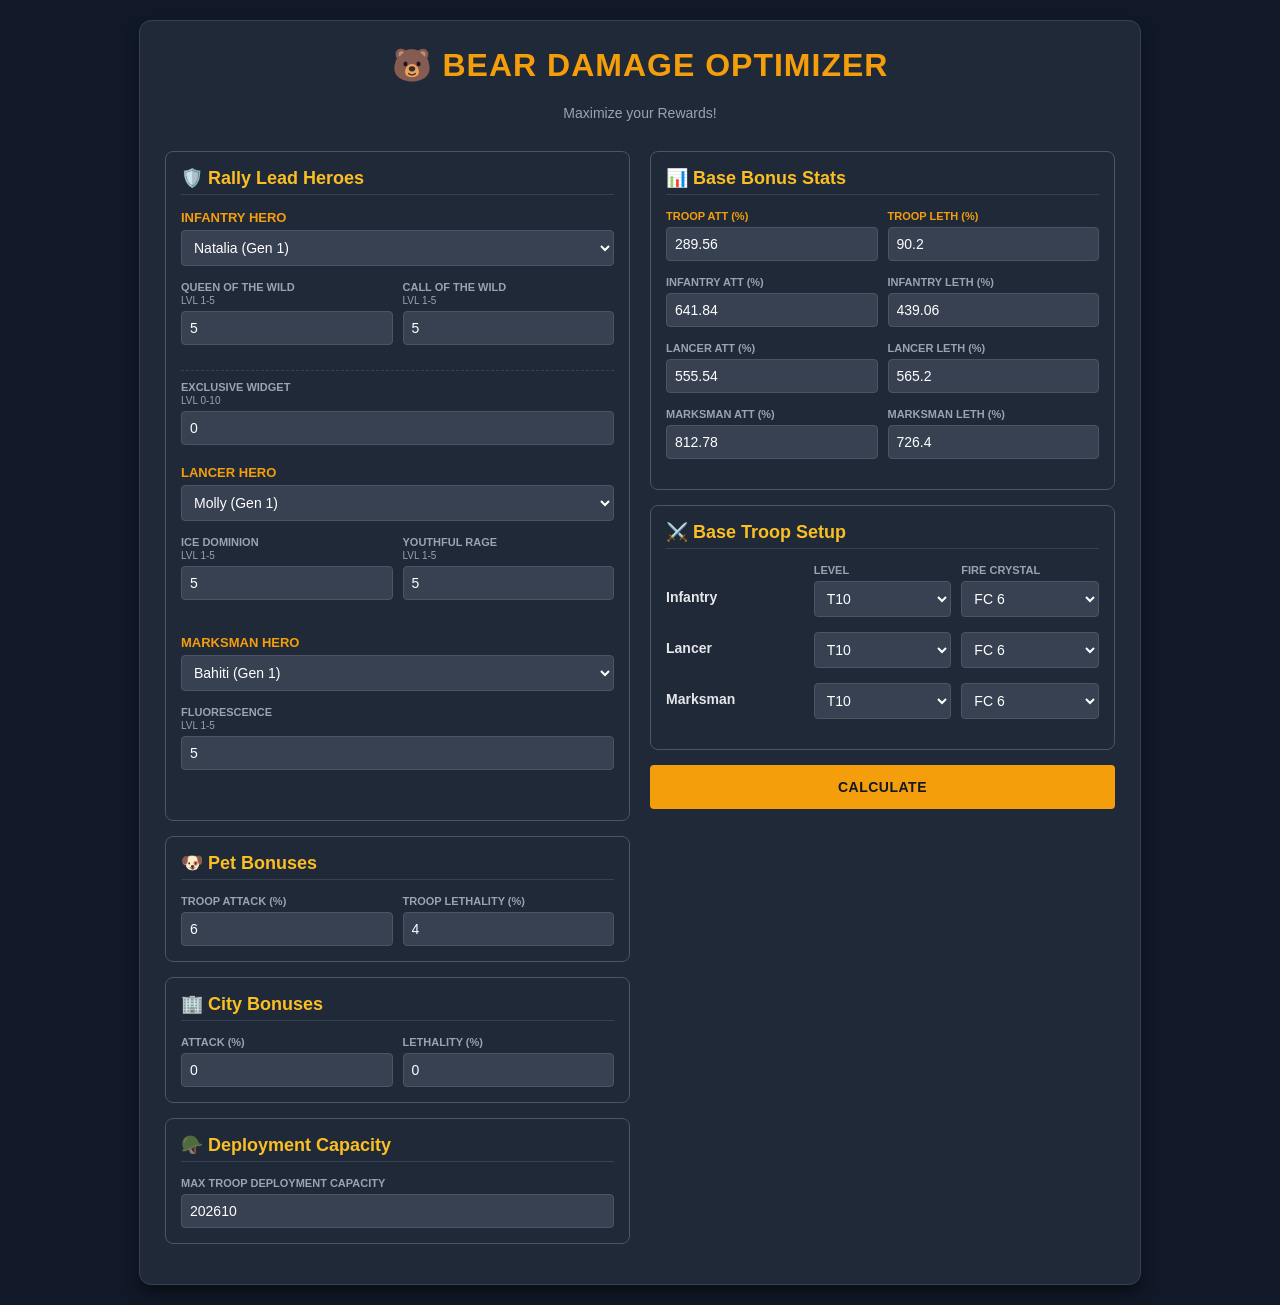
<file: index.html>
<!DOCTYPE html>
<html lang="en">
<head>
    <meta charset="UTF-8">
    <meta name="viewport" content="width=device-width, initial-scale=1.0">
    <title>Whiteout Survival: Bear Hunt Calculator</title>
    <link rel="stylesheet" href="style.css">
</head>

<body>
<div class="container">
    <h1>🐻 Bear Damage Optimizer</h1>
    <p class="subtitle">Maximize your Rewards!</p>

    <!-- Unified Form Element wraps your calculation tracks entirely -->
    <form id="calcForm" onsubmit="event.preventDefault(); calculateStats();">
        <div class="grid">
            
            <!-- LEFT COLUMN: INPUT MANAGERS -->
            <div>
                <div class="card form-group">
                    <h2>🛡️ Rally Lead Heroes</h2>
                    
                    <div class="form-group" style="margin-bottom: 20px;">
                        <label style="color:#f59e0b; font-size:13px;">Infantry Hero</label>
                        <select id="infHeroSelect" class="form-group"></select>
                        <div id="infSkillsContainer" class="inline-grid"></div>
                        <div id="infWidgetContainer" style="margin-top: 10px;"></div>
                    </div>

                    <div class="form-group" style="margin-bottom: 20px;">
                        <label style="color:#f59e0b; font-size:13px;">Lancer Hero</label>
                        <select id="lanHeroSelect" class="form-group"></select>
                        <div id="lanSkillsContainer" class="inline-grid"></div>
                        <div id="lanWidgetContainer" style="margin-top: 10px;"></div>
                    </div>

                    <div class="form-group" style="margin-bottom: 20px;">
                        <label style="color:#f59e0b; font-size:13px;">Marksman Hero</label>
                        <select id="mmHeroSelect" class="form-group"></select>
                        <div id="mmSkillsContainer" class="inline-grid"></div>
                        <div id="mmWidgetContainer" style="margin-top: 10px;"></div>
                    </div>
                </div>

                <div class="card form-group">
                    <h2>🐶 Pet Bonuses</h2>
                    <div class="inline-grid">
                        <div>
                            <label>Troop Attack (%)</label>
                            <input type="number" id="petAtt" value="6">
                        </div>
                        <div>
                            <label>Troop Lethality (%)</label>
                            <input type="number" id="petLeth" value="4">
                        </div>
                    </div>
                </div>

                <div class="card form-group">
                    <h2>🏢 City Bonuses</h2>
                    <div class="inline-grid">
                        <div>
                            <label>Attack (%)</label>
                            <input type="number" id="cityAtt" value="0">
                        </div>
                        <div>
                            <label>Lethality (%)</label>
                            <input type="number" id="cityLeth" value="0">
                        </div>
                    </div>
                </div>

                <div class="card form-group">
                    <h2>🪖 Deployment Capacity </h2>
                    <div>
                        <label>Max Troop Deployment Capacity</label>
                        <input type="number" id="SMax" value="202610">
                    </div>
                </div>
            </div>

            <!-- RIGHT COLUMN: PROFILE STATS, TROOP SELECTIONS, AND OUTPUT PANEL -->
            <div>
                <div class="card form-group">
                    <h2>📊 Base Bonus Stats </h2>
                    <div class="inline-grid form-group">
                        <div>
                            <label style="color:#f59e0b">Troop Att (%)</label>
                            <input type="number" id="bonusTroopAtt" value="289.56">
                        </div>
                        <div>
                            <label style="color:#f59e0b">Troop Leth (%)</label>
                            <input type="number" id="bonusTroopLeth" value="90.2">
                        </div>
                    </div>
                    <div class="inline-grid form-group">
                        <div>
                            <label>Infantry Att (%)</label>
                            <input type="number" id="bonusInfAtt" value="641.84">
                        </div>
                        <div>
                            <label>Infantry Leth (%)</label>
                            <input type="number" id="bonusInfLeth" value="439.06">
                        </div>
                    </div>
                    <div class="inline-grid form-group">
                        <div>
                            <label>Lancer Att (%)</label>
                            <input type="number" id="bonusLanAtt" value="555.54">
                        </div>
                        <div>
                            <label>Lancer Leth (%)</label>
                            <input type="number" id="bonusLanLeth" value="565.2">
                        </div>
                    </div>
                    <div class="inline-grid form-group">
                        <div>
                            <label>Marksman Att (%)</label>
                            <input type="number" id="bonusMmAtt" value="812.78">
                        </div>
                        <div>
                            <label>Marksman Leth (%)</label>
                            <input type="number" id="bonusMmLeth" value="726.4">
                        </div>
                    </div>
                </div>

                <div class="card">
                    <h2>⚔️ Base Troop Setup</h2>
                    
                    <!-- Headers row -->
                    <div class="table-grid" style="margin-bottom: 5px;">
                        <div></div>
                        <span style="font-size:11px; color:#9ca3af; font-weight:bold; text-transform:uppercase;">Level</span>
                        <span style="font-size:11px; color:#9ca3af; font-weight:bold; text-transform:uppercase;">Fire Crystal</span>
                    </div>

                    <!-- Infantry Row: 3 distinct elements -->
                    <div class="table-grid form-group">
                        <label>Infantry</label>
                        <select id="lvl-infantry"></select>
                        <select id="fc-infantry"></select>
                    </div>

                    <!-- Lancer Row -->
                    <div class="table-grid form-group">
                        <label>Lancer</label>
                        <select id="lvl-lancer"></select>
                        <select id="fc-lancer"></select>
                    </div>

                    <!-- Marksman Row -->
                    <div class="table-grid form-group">
                        <label>Marksman</label>
                        <select id="lvl-marksman"></select>
                        <select id="fc-marksman"></select>
                    </div>
                </div>

                <button type="submit" style="margin-bottom: 20px; width: 100%;">Calculate</button>

                <div id="resultsSection" class="results-box hidden">
                    <h2>📊 Results </h2>
                    <table class="stat-table">
                        <thead>
                            <tr>
                               <th>Troop Type</th>
                               <th style="text-align:center">Battle Report Numbers</th>
                               <th style="text-align:center">Optimal Troop Count</th>
                            </tr>
                        </thead>
                        <tbody>
                            <tr>
                                <td>🛡️ Infantry</td>
                                <td id="resInfMod" style="text-align:center; color:#9ca3af;">-</td>
                                <td id="opInf" style="text-align:center; font-weight:bold; color:#10b981;">-</td>
                            </tr>
                            <tr>
                                <td>🐎 Lancer</td>
                                <td id="resLanMod" style="text-align:center; color:#9ca3af;">-</td>
                                <td id="opLan" style="text-align:center; font-weight:bold; color:#10b981;">-</td>
                            </tr>
                            <tr>
                                <td>🏹 Marksman</td>
                                <td id="resMmMod" style="text-align:center; color:#9ca3af;">-</td>
                                <td id="opMm" style="text-align:center; font-weight:bold; color:#10b981;">-</td>
                            </tr>
                        </tbody>
                    </table>
                </div>
            </div> <!-- End Right Column -->

        </div> <!-- End Grid Wrapper -->
    </form>
</div>

    <script src="app.js"></script>
</body>
</html>
</file>
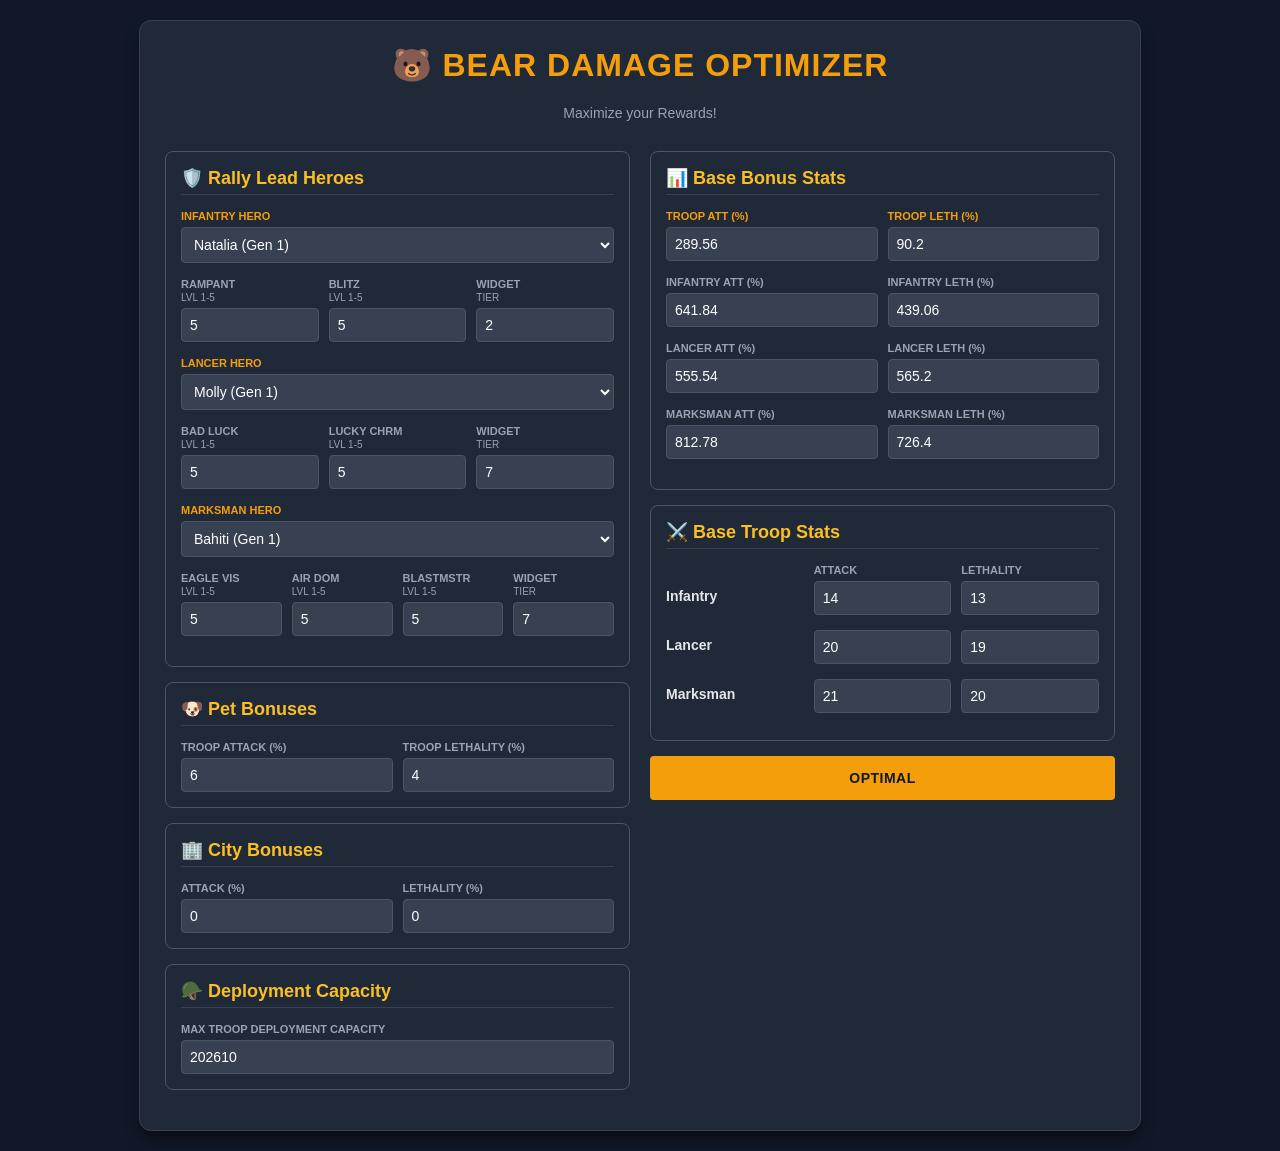
<file: bear2.html>
<!DOCTYPE html>
<html lang="en">
<head>
    <meta charset="UTF-8">
    <meta name="viewport" content="width=device-width, initial-scale=1.0">
    <title>Whiteout Survival: Bear Hunt Calculator</title>
    <link rel="stylesheet" href="style.css">
</head>

<body>
<div class="container">
    <h1>🐻 Bear Damage Optimizer</h1>
    <p class="subtitle">Maximize your Rewards!</p>

    <form id="calcForm" onsubmit="event.preventDefault(); calculateStats();">
        <div class="grid">
            
            <!-- LEFT COLUMN -->
            <div>
                <div class="card form-group">
                    <h2>🛡️ Rally Lead Heroes</h2>
                    
                    <!-- Infantry Hero Dropdown -->
                    <div class="form-group">
                        <label style="color:#f59e0b">Infantry Hero</label>
                        <select id="infHeroSelect">
                            <option value="hector">Hector</option>
                        </select>
                    </div>
                    <div class="inline-grid form-group">
                        <div>
                            <label>Rampant <span class="helper-text">Lvl 1-5</span></label>
                            <input type="number" id="heroInf1" value="5" min="1" max="5">
                        </div>
                        <div>
                            <label>Blitz <span class="helper-text">Lvl 1-5</span></label>
                            <input type="number" id="heroInf2" value="5" min="1" max="5">
                        </div>
                        <div>
                            <label>Widget <span class="helper-text">Tier</span></label>
                            <input type="number" id="infWidget" value="2" min="0" max="10">
                        </div>
                    </div>

                    <!-- Lancer Hero Dropdown -->
                    <div class="form-group">
                        <label style="color:#f59e0b">Lancer Hero</label>
                        <select id="lanHeroSelect">
                            <option value="mia">Mia</option>
                        </select>
                    </div>
                    <div class="inline-grid form-group">
                        <div>
                            <label>Bad Luck <span class="helper-text">Lvl 1-5</span></label>
                            <input type="number" id="heroLan1" value="5" min="1" max="5">
                        </div>
                        <div>
                            <label>Lucky Chrm <span class="helper-text">Lvl 1-5</span></label>
                            <input type="number" id="heroLan2" value="5" min="1" max="5">
                        </div>
                        <div>
                            <label>Widget <span class="helper-text">Tier</span></label>
                            <input type="number" id="lanWidget" value="7" min="0" max="10">
                        </div>
                    </div>

                    <!-- Marksman Hero Dropdown -->
                    <div class="form-group">
                        <label style="color:#f59e0b">Marksman Hero</label>
                        <select id="mmHeroSelect">
                            <option value="gwen">Gwen</option>
                        </select>
                    </div>
                    <div class="inline-grid form-group">
                        <div>
                            <label>Eagle Vis <span class="helper-text">Lvl 1-5</span></label>
                            <input type="number" id="heroMM1" value="5" min="1" max="5">
                        </div>
                        <div>
                            <label>Air Dom <span class="helper-text">Lvl 1-5</span></label>
                            <input type="number" id="heroMM2" value="5" min="1" max="5">
                        </div>
                         <div>
                            <label>Blastmstr <span class="helper-text">Lvl 1-5</span></label>
                            <input type="number" id="heroMM3" value="5" min="1" max="5">
                        </div>
                        <div>
                            <label>Widget <span class="helper-text">Tier</span></label>
                            <input type="number" id="MMWidget" value="7" min="0" max="10">
                        </div>
                    </div>
                </div>

                <!-- Pet Bonuses -->
                <div class="card form-group">
                    <h2>🐶 Pet Bonuses</h2>
                    <div class="inline-grid">
                        <div>
                            <label>Troop Attack (%)</label>
                            <input type="number" id="petAtt" value="6">
                        </div>
                        <div>
                            <label>Troop Lethality (%)</label>
                            <input type="number" id="petLeth" value="4">
                        </div>
                    </div>
                </div>

                <!-- City Bonuses -->
                <div class="card form-group">
                    <h2>🏢 City Bonuses</h2>
                    <div class="inline-grid">
                        <div>
                            <label>Attack (%)</label>
                            <input type="number" id="cityAtt" value="0">
                        </div>
                        <div>
                            <label>Lethality (%)</label>
                            <input type="number" id="cityLeth" value="0">
                        </div>
                    </div>
                </div>

                <!-- Capacity Selection -->
                <div class="card form-group">
                    <h2>🪖 Deployment Capacity </h2>
                    <div>
                        <label>Max Troop Deployment Capacity</label>
                        <input type="number" id="SMax" value="202610">
                    </div>
                </div>
            </div>

            <!-- RIGHT COLUMN -->
            <div>
                <!-- Account Base Multipliers -->
                <div class="card form-group">
                    <h2>📊 Base Bonus Stats </h2>
                    <div class="inline-grid form-group">
                        <div>
                            <label style="color:#f59e0b">Troop Att (%)</label>
                            <input type="number" id="bonusTroopAtt" value="289.56">
                        </div>
                        <div>
                            <label style="color:#f59e0b">Troop Leth (%)</label>
                            <input type="number" id="bonusTroopLeth" value="90.2">
                        </div>
                    </div>
                    <div class="inline-grid form-group">
                        <div>
                            <label>Infantry Att (%)</label>
                            <input type="number" id="bonusInfAtt" value="641.84">
                        </div>
                        <div>
                            <label>Infantry Leth (%)</label>
                            <input type="number" id="bonusInfLeth" value="439.06">
                        </div>
                    </div>
                    <div class="inline-grid form-group">
                        <div>
                            <label>Lancer Att (%)</label>
                            <input type="number" id="bonusLanAtt" value="555.54">
                        </div>
                        <div>
                            <label>Lancer Leth (%)</label>
                            <input type="number" id="bonusLanLeth" value="565.2">
                        </div>
                    </div>
                    <div class="inline-grid form-group">
                        <div>
                            <label>Marksman Att (%)</label>
                            <input type="number" id="bonusMmAtt" value="812.78">
                        </div>
                        <div>
                            <label>Marksman Leth (%)</label>
                            <input type="number" id="bonusMmLeth" value="726.4">
                        </div>
                    </div>
                </div>

                <!-- Base Raw Stats Module -->
                <div class="card">
                    <h2>⚔️ Base Troop Stats</h2>
                    <div class="table-grid" style="margin-bottom: 5px;">
                        <div></div>
                        <span style="font-size:11px; color:#9ca3af; font-weight:bold;">ATTACK</span>
                        <span style="font-size:11px; color:#9ca3af; font-weight:bold;">LETHALITY</span>
                    </div>
                    <div class="table-grid form-group">
                        <label>Infantry</label>
                        <input type="number" id="baseInfAtt" value="14">
                        <input type="number" id="baseInfLeth" value="13">
                    </div>
                    <div class="table-grid form-group">
                        <label>Lancer</label>
                        <input type="number" id="baseLanAtt" value="20">
                        <input type="number" id="baseLanLeth" value="19">
                    </div>
                    <div class="table-grid">
                        <label>Marksman</label>
                        <input type="number" id="baseMmAtt" value="21">
                        <input type="number" id="baseMmLeth" value="20">
                    </div>
                </div>
                
                <button type="submit">Optimal</button> 
            </div>

        </div>
    </form>

    <!-- RESULTS ENGINE -->
    <div id="resultsSection" class="results-box hidden">
        <h2>📊 Results </h2>
        <table class="stat-table">
            <thead>
                <tr>
                    <th>Troop Type</th>
                    <th style="text-align:center">Battle Report Numbers</th>
                    <th style="text-align:center">Optimal Troop Count</th>
                </tr>
            </thead>
            <tbody>
                <tr>
                    <td>🛡️ Infantry Base Mods</td>
                    <td id="resInfMod" style="text-align:center; color:#9ca3af;">-</td>
                    <td id="opInf" style="text-align:center; font-weight:bold; color:#10b981;">-</td>
                </tr>
                <tr>
                    <td>🐎 Lancer</td>
                    <td id="resLanMod" style="text-align:center; color:#9ca3af;">-</td>
                    <td id="opLan" style="text-align:center; font-weight:bold; color:#10b981;">-</td>
                </tr>
                <tr>
                    <td>🏹 Marksman</td>
                    <td id="resMmMod" style="text-align:center; color:#9ca3af;">-</td>
                    <td id="opMm" style="text-align:center; font-weight:bold; color:#10b981;">-</td>
                </tr>
            </tbody>
        </table>

        <!-- <div class="rec-card">
            <h3 style="color:#fbbf24; margin:0;">🎯 Optimized Numbers</h3>
            <p id="formationRecommendation" class="rec-text">-</p>
            <!-- <p style="font-size:11px; color:#9ca3af; margin:0;">Calculated as (True Attack * True Lethality) per individual unit class.</p>
        </div> -->
    </div>
</div>
    <script src="app.js"></script>
</body>
</html>
</file>
<file: style.css>
/* ==========================================================================
   1. DESIGN SYSTEM VARIABLES (Easy Theme Changes)
   ========================================================================== */
:root {
    --bg-main: #111827;
    --bg-card: #1f2937;
    --bg-input: #374151;
    --border-color: #4b5563;
    --border-accent: #374151;
    
    --text-primary: #f3f4f6;
    --text-muted: #9ca3af;
    --text-accent: #e5e7eb;
    
    --color-gold: #f59e0b;
    --color-yellow: #fbbf24;
    --color-green: #10b981;
    --color-blue: #38bdf8;
    --color-hover: #d97706;
}

/* ==========================================================================
   2. GLOBAL BODY & CONTAINER LAYOUT
   ========================================================================== */
body { 
    font-family: -apple-system, BlinkMacSystemFont, "Segoe UI", Roboto, sans-serif; 
    background: var(--bg-main); 
    color: var(--text-primary); 
    margin: 0; 
    padding: 20px; 
}

.container { 
    max-width: 950px; 
    margin: 0 auto; 
    background: var(--bg-card); 
    padding: 25px; 
    border-radius: 12px; 
    border: 1px solid var(--border-accent); 
    box-shadow: 0 10px 15px -3px rgba(0,0,0,0.5); 
}

/* ==========================================================================
   3. TYPOGRAPHY & HEADERS
   ========================================================================== */
h1 { 
    text-align: center; 
    color: var(--color-gold); 
    text-transform: uppercase; 
    letter-spacing: 1px; 
    margin-top: 0; 
}

p.subtitle { 
    text-align: center; 
    color: var(--text-muted); 
    font-size: 14px; 
    margin-bottom: 30px; 
}

h2 { 
    color: var(--color-yellow); 
    font-size: 18px; 
    border-bottom: 1px solid var(--border-accent); 
    padding-bottom: 5px; 
    margin-top: 0; 
}

/* ==========================================================================
   4. GRID LAYOUT ARCHITECTURE
   ========================================================================== */
.grid { 
    display: grid; 
    grid-template-columns: 1fr; 
    gap: 20px; 
}

@media(min-width: 768px) { 
    .grid { 
        grid-template-columns: 1fr 1fr; 
    } 
}

.inline-grid { 
    display: grid; 
    grid-template-columns: repeat(auto-fit, minmax(60px, 1fr)); 
    gap: 10px; 
}

.table-grid {
    display: grid;
    /* Split rows into 3 even columns */
    grid-template-columns: 1fr 1fr 1fr; 
    align-items: center;
    gap: 10px;
    margin-bottom: 12px;
}


.table-grid label { 
    text-align: left; 
    text-transform: none; 
    font-size: 14px; 
    color: var(--text-accent); 
}

/* ==========================================================================
   5. INTERFACE CARDS & FORM ELEMENTS
   ========================================================================== */
.card { 
    background: var(--bg-card); 
    border: 1px solid var(--border-color); 
    padding: 15px; 
    border-radius: 8px; 
}

.form-group { 
    margin-bottom: 15px; 
}

label { 
    display: block; 
    font-size: 11px; 
    color: var(--text-muted); 
    text-transform: uppercase; 
    margin-bottom: 5px; 
    font-weight: bold; 
}

input, select { 
    width: 100%; 
    box-sizing: border-box; 
    background: var(--bg-input); 
    border: 1px solid var(--border-color); 
    color: white; 
    padding: 8px; 
    border-radius: 4px; 
    font-size: 14px; 
}

.helper-text { 
    font-size: 10px; 
    color: var(--text-muted); 
    font-weight: normal; 
    margin-top: 2px; 
    display: block;
}

button { 
    width: 100%; 
    background: var(--color-gold); 
    color: var(--bg-main); 
    border: none; 
    padding: 14px; 
    font-weight: bold; 
    border-radius: 4px; 
    cursor: pointer; 
    text-transform: uppercase; 
    font-size: 14px; 
    margin-top: 15px; 
    letter-spacing: 0.5px; 
}

button:hover { 
    background: var(--color-hover); 
}

/* ==========================================================================
   6. RESULTS TABLE & RECOMMENDATION DISPLAY
   ========================================================================== */
.stat-table { 
    width: 100%; 
    border-collapse: collapse; 
    text-align: left; 
    margin: 15px 0; 
}

.stat-table th { 
    background: var(--bg-main); 
    color: var(--color-gold); 
    padding: 10px; 
    font-size: 11px; 
    text-transform: uppercase; 
}

.stat-table td { 
    padding: 10px; 
    border-bottom: 1px solid var(--border-accent); 
    font-size: 13px; 
}

.hidden { 
    display: none; 
}

.results-box { 
    margin-top: 25px; 
    padding-top: 20px; 
    border-top: 2px solid var(--border-accent); 
}

.rec-card { 
    background: rgba(245, 158, 11, 0.1); 
    border: 1px solid rgba(245, 158, 11, 0.3); 
    padding: 15px; 
    border-radius: 8px; 
    text-align: center; 
    margin-top: 20px; 
}

.rec-text { 
    font-size: 18px; 
    font-weight: bold; 
    color: white; 
    margin: 10px 0; 
}
</file>
